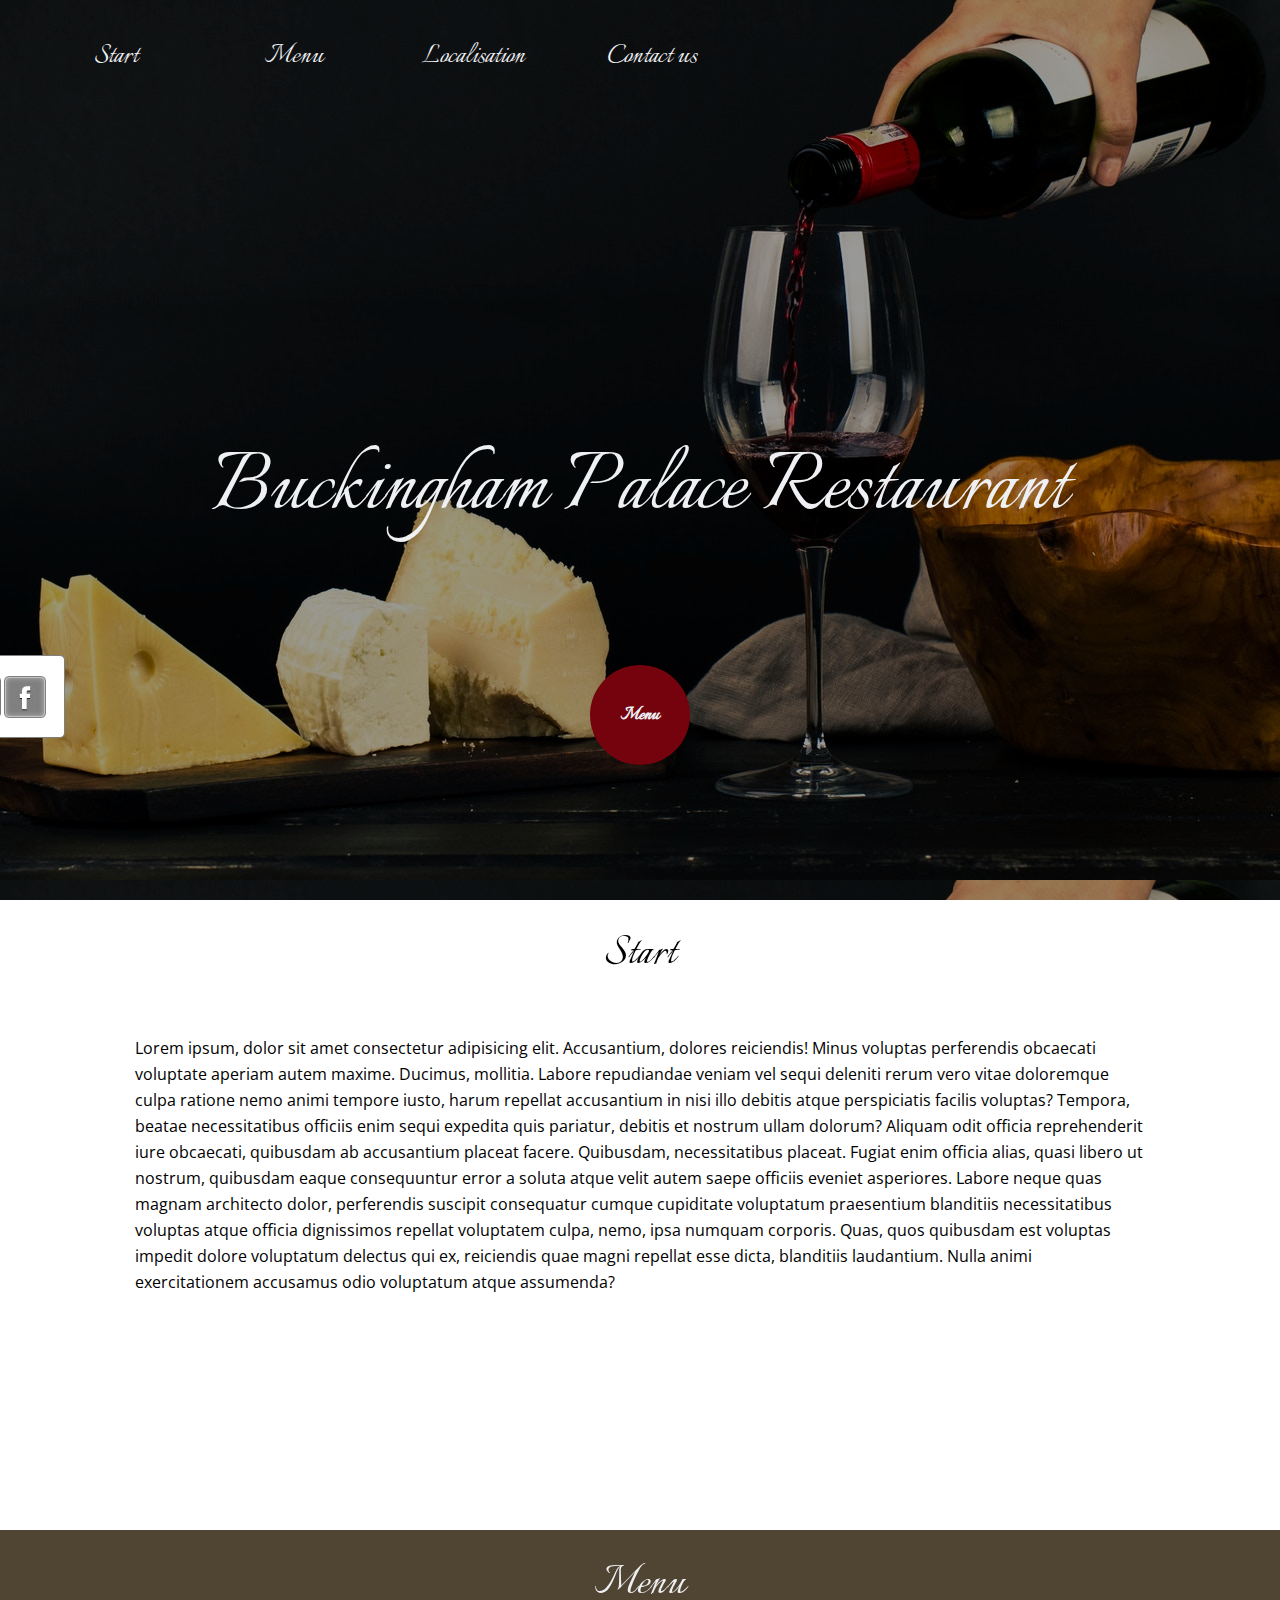
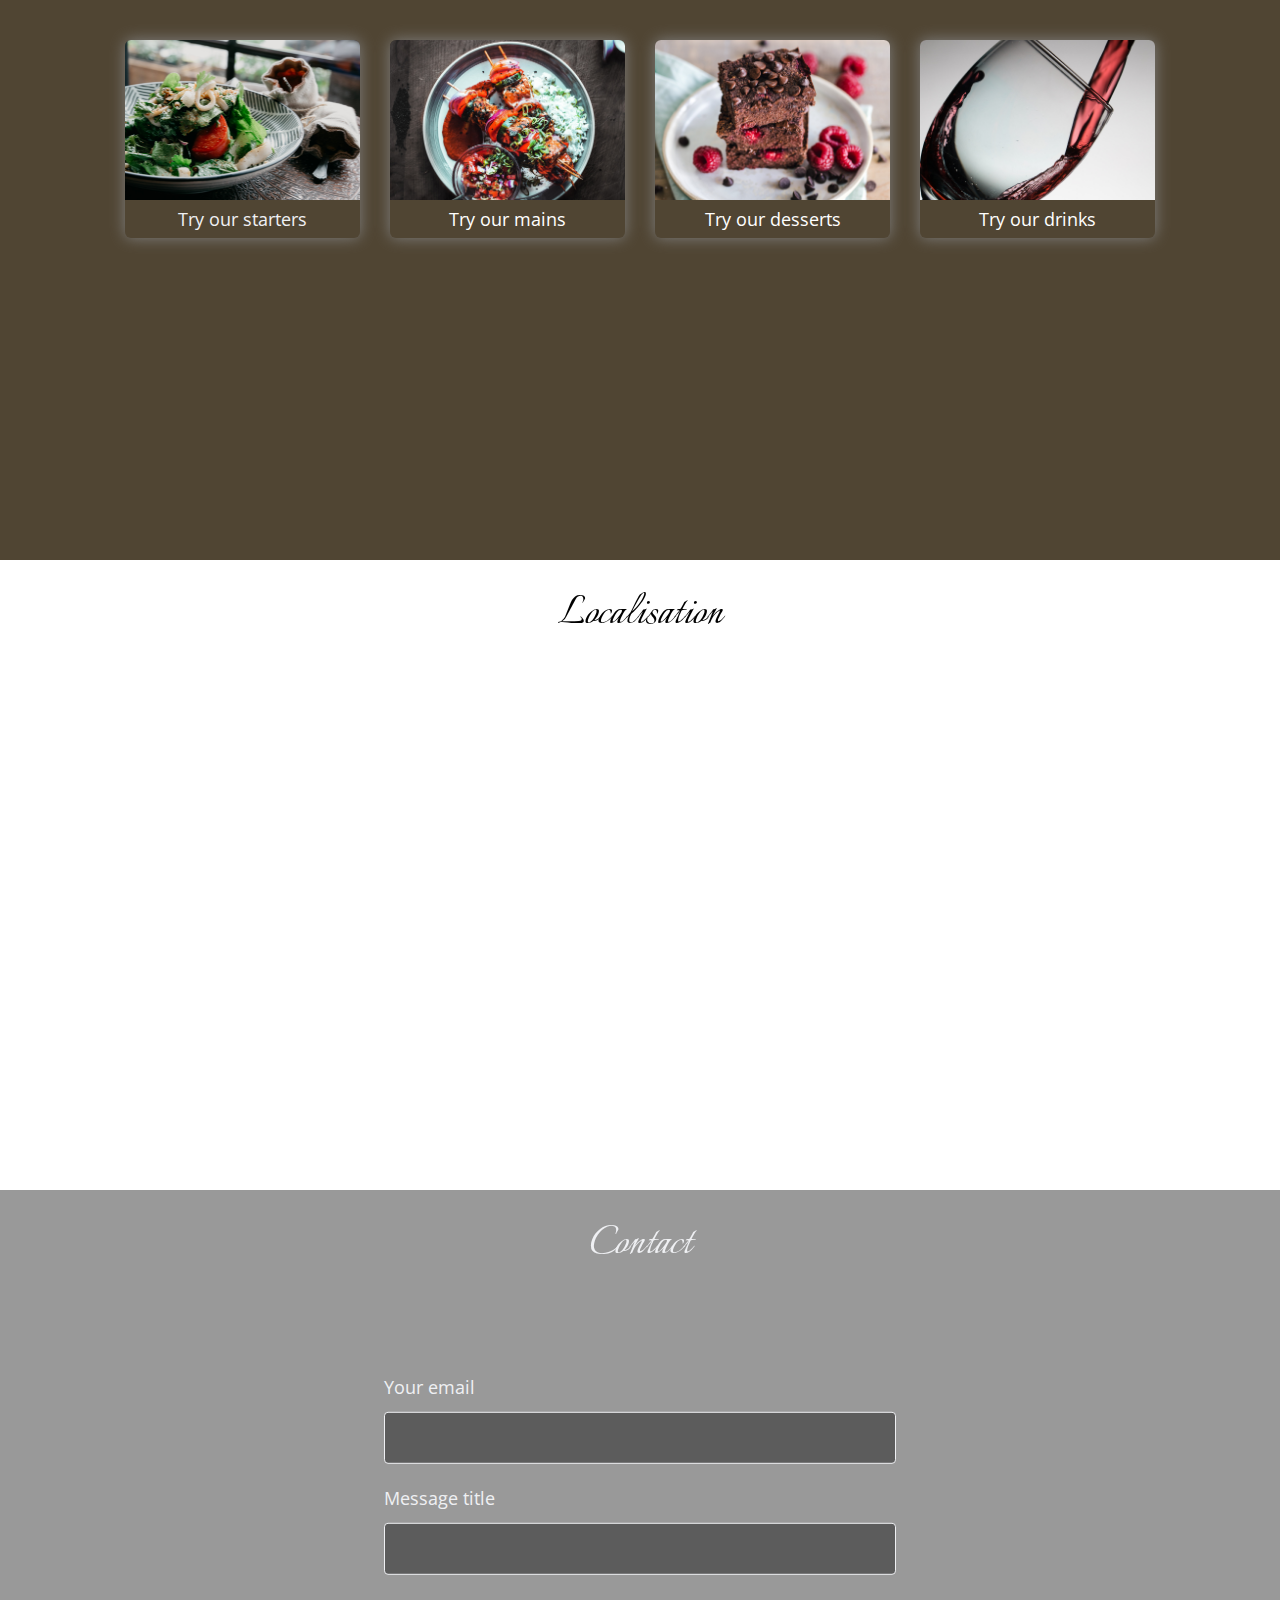
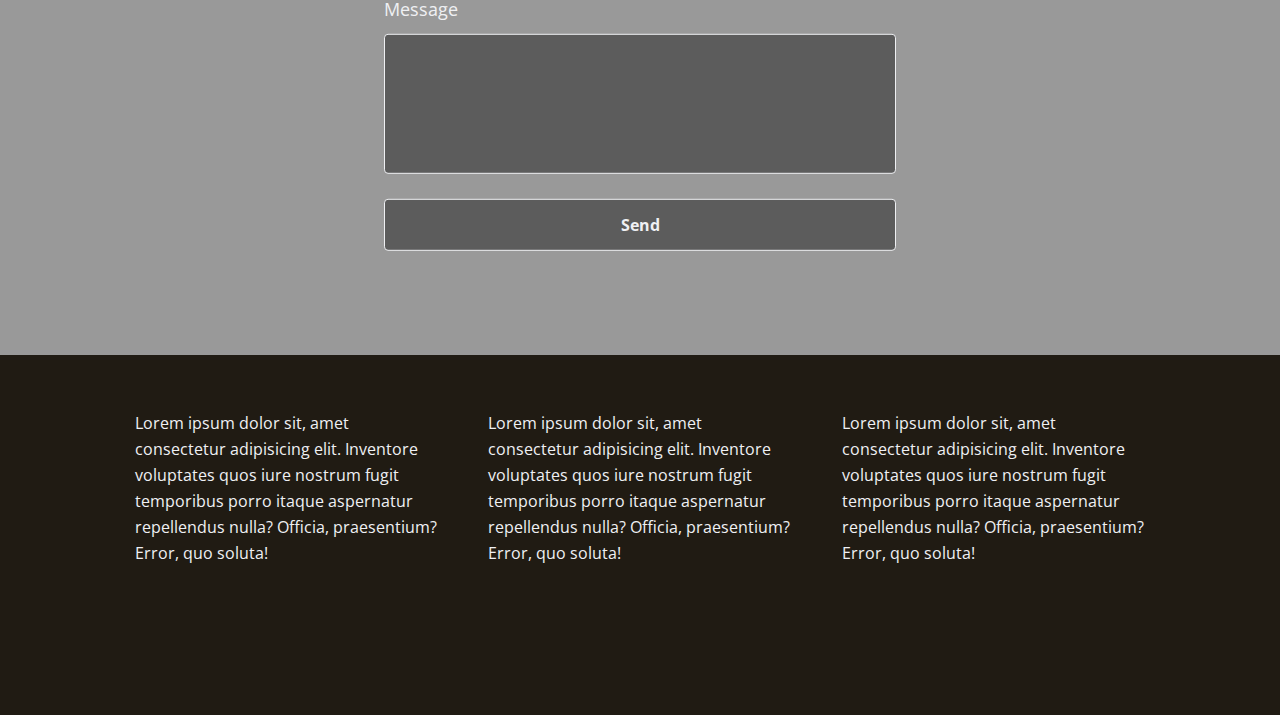
<file: index.html>
<!DOCTYPE html>
<html lang="pl">
<head>
    <meta charset="UTF-8">
    <meta name="viewport" content="width=device-width, initial-scale=1.0">
    <link rel="stylesheet" href="css/main.css">
    <title>Buckingham Palace Restaurant</title>
</head>
<body class="site-body">
    <header class="site-header">
        <div class="site-header__blackout blackout"></div>
        <nav class="site-header__nav">
            <!-- zagnieżdżony blok -->
            <ul class="nav">
                <li class="nav__item"><a class="nav__link" href="#start">Start</a></li>
                <li class="nav__item"><a class="nav__link" href="#menu">Menu</a></li>
                <li class="nav__item"><a class="nav__link" href="#localisation">Localisation</a></li>
                <li class="nav__item"><a class="nav__link" href="#contact">Contact us</a></li>
            </ul>
        </nav>
        <h1 class="site-header__h1 heading heading--h1">Buckingham Palace Restaurant</h1>
        <a class="site-header__button btn btn--red btn--circle" href="#menu">Menu</a>
    </header>
    <div class="site-body__social social">
        <a href="https://twitter.com/"><div class="social__item social__item--twitter"></div></a>
        <a href="https://youtube.com/"><div class="social__item social__item--youtube"></div></a>
        <a href="https://linkedin.com/"><div class="social__item social__item--in"></div></a>
        <a href="https://www.facebook.com/"><div class="social__item social__item--facebook"></div></a>
    </div>
    <main>
        <section class="site-section" id="start">
            <h2 class="heading heading--h2">Start</h2>
            <div class="container">
                <div class="row">
                    <div class="col">
                        <p>Lorem ipsum, dolor sit amet consectetur adipisicing elit. Accusantium, dolores reiciendis! Minus voluptas perferendis obcaecati voluptate aperiam autem maxime. Ducimus, mollitia. Labore repudiandae veniam vel sequi deleniti rerum vero vitae doloremque culpa ratione nemo animi tempore iusto, harum repellat accusantium in nisi illo debitis atque perspiciatis facilis voluptas? Tempora, beatae necessitatibus officiis enim sequi expedita quis pariatur, debitis et nostrum ullam dolorum? Aliquam odit officia reprehenderit iure obcaecati, quibusdam ab accusantium placeat facere. Quibusdam, necessitatibus placeat. Fugiat enim officia alias, quasi libero ut nostrum, quibusdam eaque consequuntur error a soluta atque velit autem saepe officiis eveniet asperiores. Labore neque quas magnam architecto dolor, perferendis suscipit consequatur cumque cupiditate voluptatum praesentium blanditiis necessitatibus voluptas atque officia dignissimos repellat voluptatem culpa, nemo, ipsa numquam corporis. Quas, quos quibusdam est voluptas impedit dolore voluptatum delectus qui ex, reiciendis quae magni repellat esse dicta, blanditiis laudantium. Nulla animi exercitationem accusamus odio voluptatum atque assumenda?</p>
                    </div>
                </div>
            </div>
        </section>

        <section class="site-section site-section--bg-color" id="menu">
            <h2 class="heading heading--h2 text-color-white">Menu</h2>
            <div class="container">
                <div class="row">
                    <div class="col col--md50 col--lg25">
                        <!-- blok wg BEM -->
                        <div class="image-box">
                            <a href="starters.html"><div class="image-box__image"></div></a>
                            <div class="image-box__text text-color-white"><a href="starters.html">Try our starters</a></div>
                        </div>
                    </div>
                    <div class="col col--md50 col--lg25">
                        <!-- blok wg BEM -->
                        <div class="image-box">
                            <a href="mains.html"><div class="image-box__image image-box__image--next"></div></a>
                            <div class="image-box__text"><a href="mains.html">Try our mains</a></div>
                        </div>
                    </div>
                    <div class="col col--md50 col--lg25">
                        <!-- blok wg BEM -->
                        <div class="image-box">
                            <a href="desserts.html"><div class="image-box__image image-box__image--next1"></div></a>
                            <div class="image-box__text"><a href="desserts.html">Try our desserts</a></div>
                        </div>
                    </div>
                    <div class="col col--md50 col--lg25">
                        <!-- blok wg BEM -->
                        <div class="image-box">
                            <a href="drinks.html"><div class="image-box__image image-box__image--next2"></div></a>
                            <div class="image-box__text"><a href="drinks.html">Try our drinks</a></div>
                        </div>
                    </div>
                </div>
            </div>
        </section>

        <section class="site-section" id="localisation">
            <h2 class="heading heading--h2">Localisation</h2>
            <div class="container">
                <div class="row">
                    <div class="col">
                        <iframe src="https://www.google.com/maps/embed?pb=!1m18!1m12!1m3!1d2483.645968049403!2d-0.14407868469441207!3d51.50136397963421!2m3!1f0!2f0!3f0!3m2!1i1024!2i768!4f13.1!3m3!1m2!1s0x48760520cd5b5eb5%3A0xa26abf514d902a7!2sBuckingham%20Palace!5e0!3m2!1spl!2spl!4v1619961970180!5m2!1spl!2spl" width="100%" height="450" frameborder="0" style="border:0;" allowfullscreen="" aria-hidden="false" tabindex="0"></iframe>
                    </div>
                </div>
            </div>
        </section>

        <section class="site-section site-contact" id="contact">
            <div class="site-contact__blackout blackout"></div>
            <h2 class="site-contact__h2 heading heading--h2">Contact</h2>
            <div class="container">
                <div class="row">
                    <div class="col">
                        <form class="site-contact__form form">
                            <label class="form__label" for="mail">Your email</label><br>
                            <input class="form__item" id="mail"><br>
                            <label class="form__label" for="subject">Message title</label><br>
                            <input class="form__item" id="subject"><br>
                            <label class="form__label" for="message">Message</label><br>
                            <textarea class="form__item" name="" id="message" cols="15" rows="5"></textarea><br>
                            <input class="form__item btn btn--outline" type="submit" value="Send">
                        </form>
                    </div>
                </div>
            </div>
        </section>
    </main>
    <footer class="site-footer">
        <div class="container">
            <div class="row">
                <div class="col col--md33">
                    <p>Lorem ipsum dolor sit, amet consectetur adipisicing elit. Inventore voluptates quos iure nostrum fugit temporibus porro itaque aspernatur repellendus nulla? Officia, praesentium? Error, quo soluta!</p>
                </div>
                <div class="col col--md33">
                    <p>Lorem ipsum dolor sit, amet consectetur adipisicing elit. Inventore voluptates quos iure nostrum fugit temporibus porro itaque aspernatur repellendus nulla? Officia, praesentium? Error, quo soluta!</p>
                </div>
                <div class="col col--md33">
                    <p>Lorem ipsum dolor sit, amet consectetur adipisicing elit. Inventore voluptates quos iure nostrum fugit temporibus porro itaque aspernatur repellendus nulla? Officia, praesentium? Error, quo soluta!</p>
                </div>
            </div>
        </div>
    </footer>
</body>
</html>
</file>
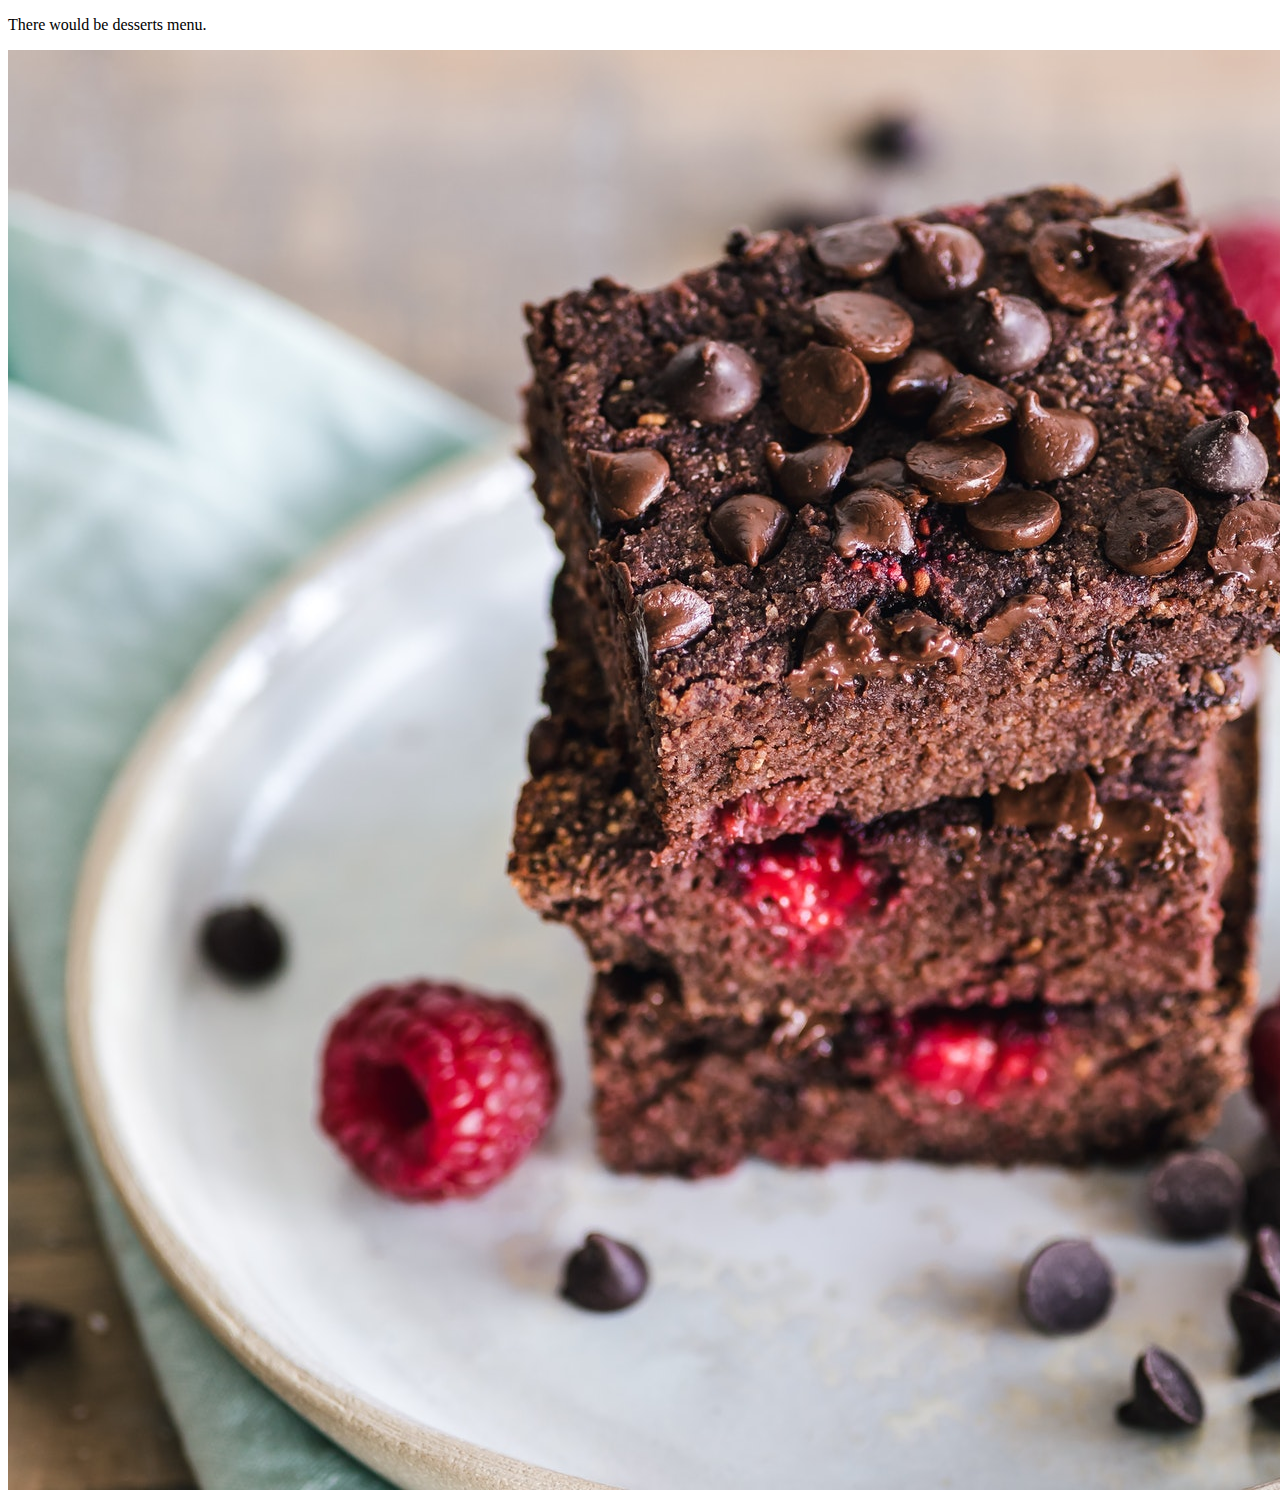
<file: desserts.html>
<!DOCTYPE html>
<html lang="en">
<head>
    <meta charset="UTF-8">
    <meta http-equiv="X-UA-Compatible" content="IE=edge">
    <meta name="viewport" content="width=device-width, initial-scale=1.0">
    <title>Desserts</title>
</head>
<body>
        <p>There would be desserts menu.</p>
        <a href="index.html"><img src="assets/img/dessert.jpg"></a>
    

</body>
</html>
</file>
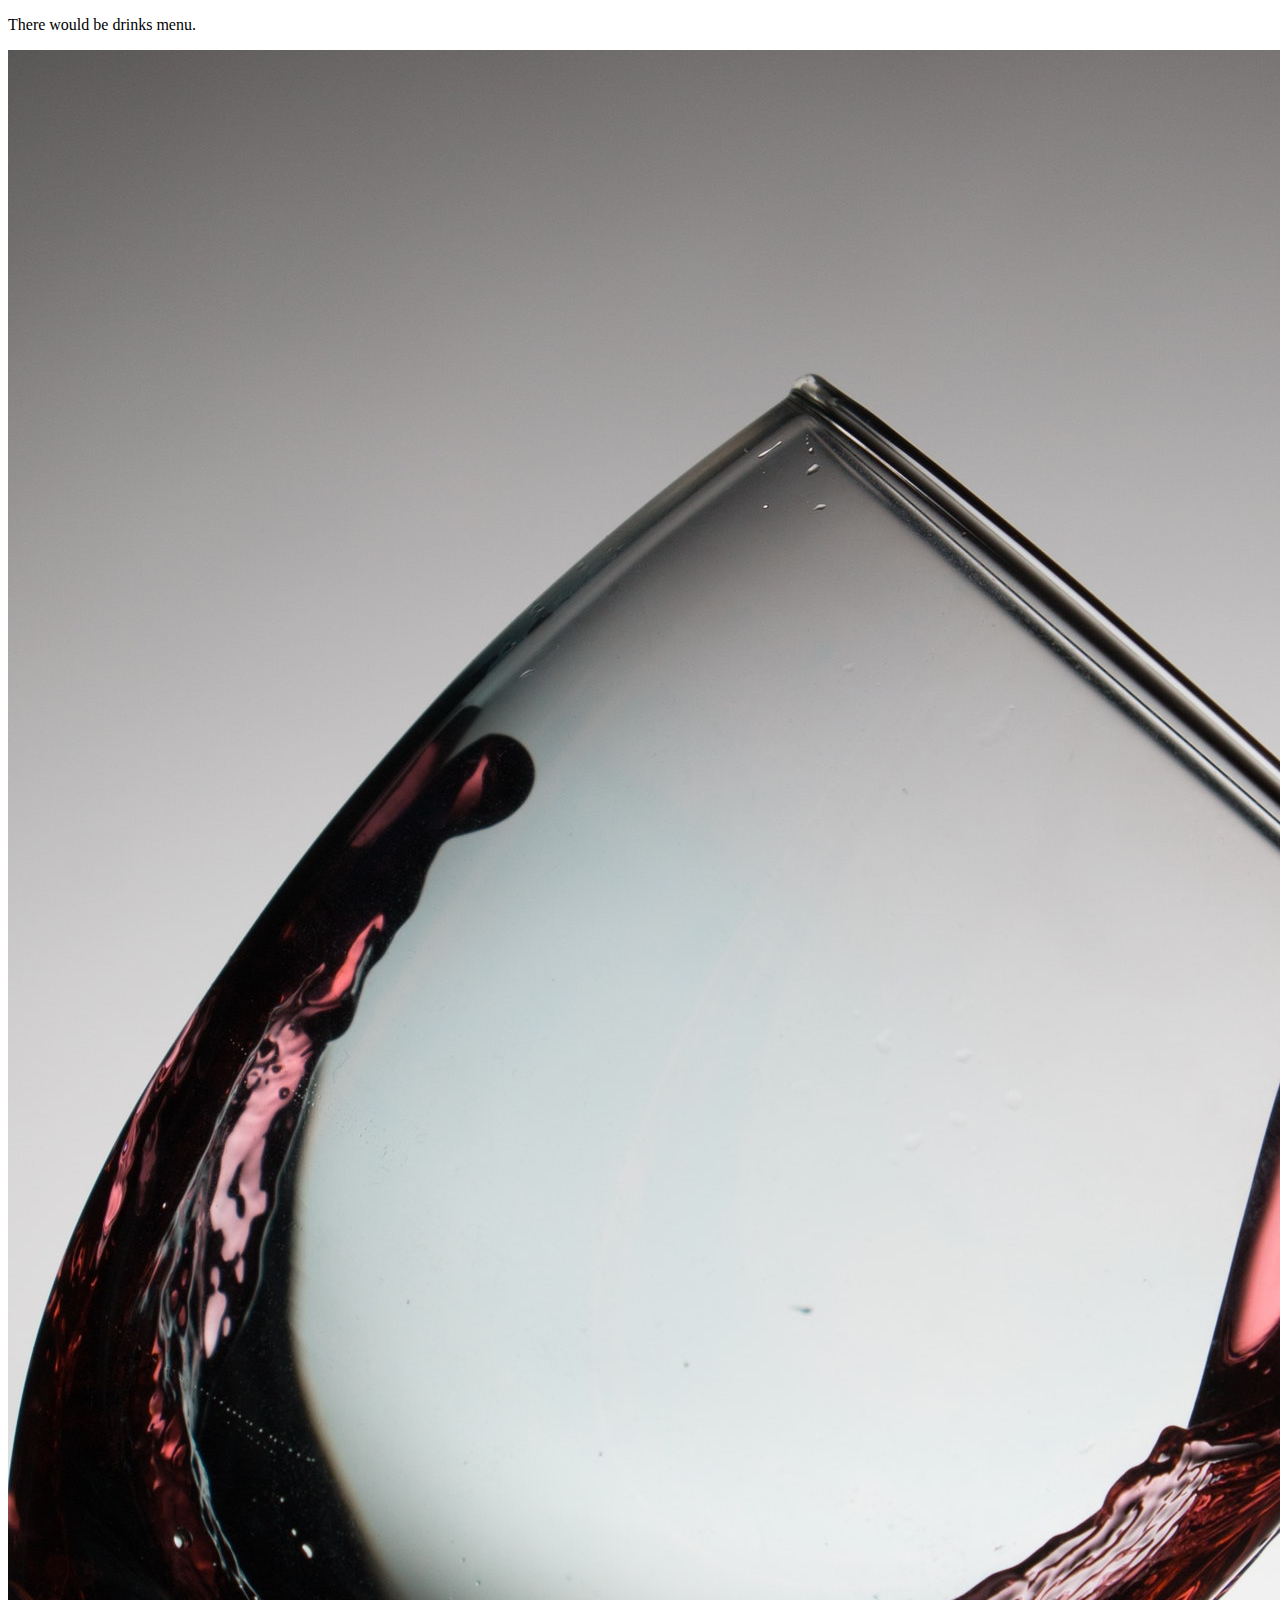
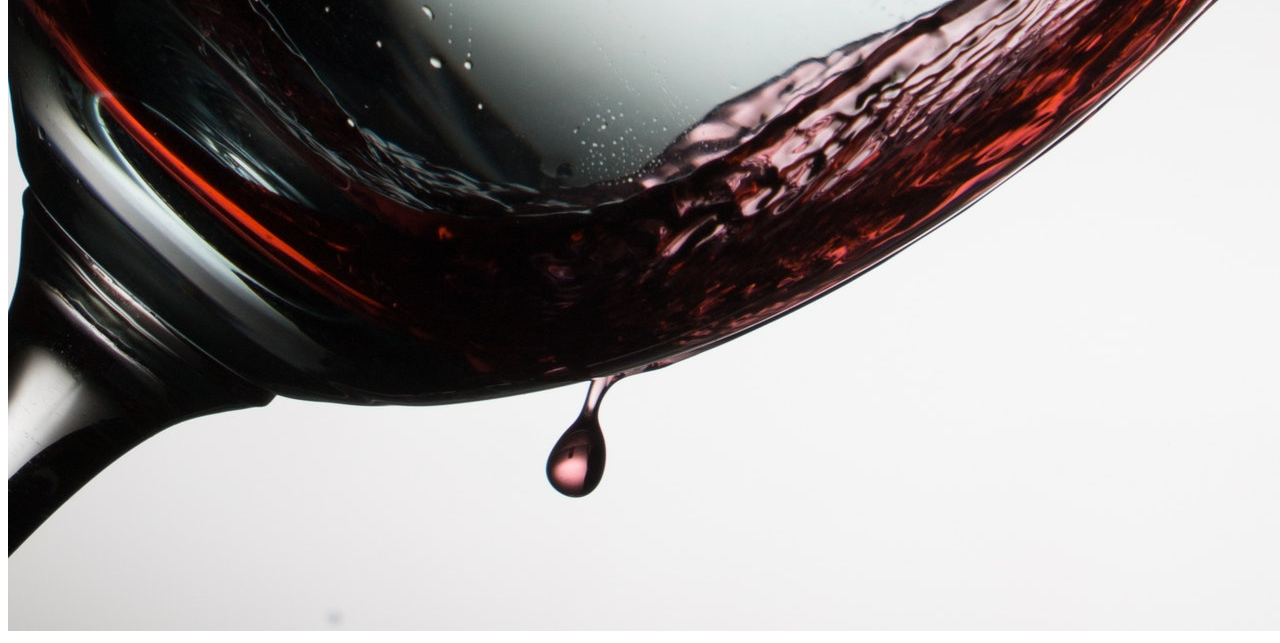
<file: drinks.html>
<!DOCTYPE html>
<html lang="en">
<head>
    <meta charset="UTF-8">
    <meta http-equiv="X-UA-Compatible" content="IE=edge">
    <meta name="viewport" content="width=device-width, initial-scale=1.0">
    <title>Drinks</title>
</head>
<body>
    <p>There would be drinks menu.</p>
    <a href="index.html"><img src="assets/img/wine.jpg"></a>
    
</body>
</html>
</file>
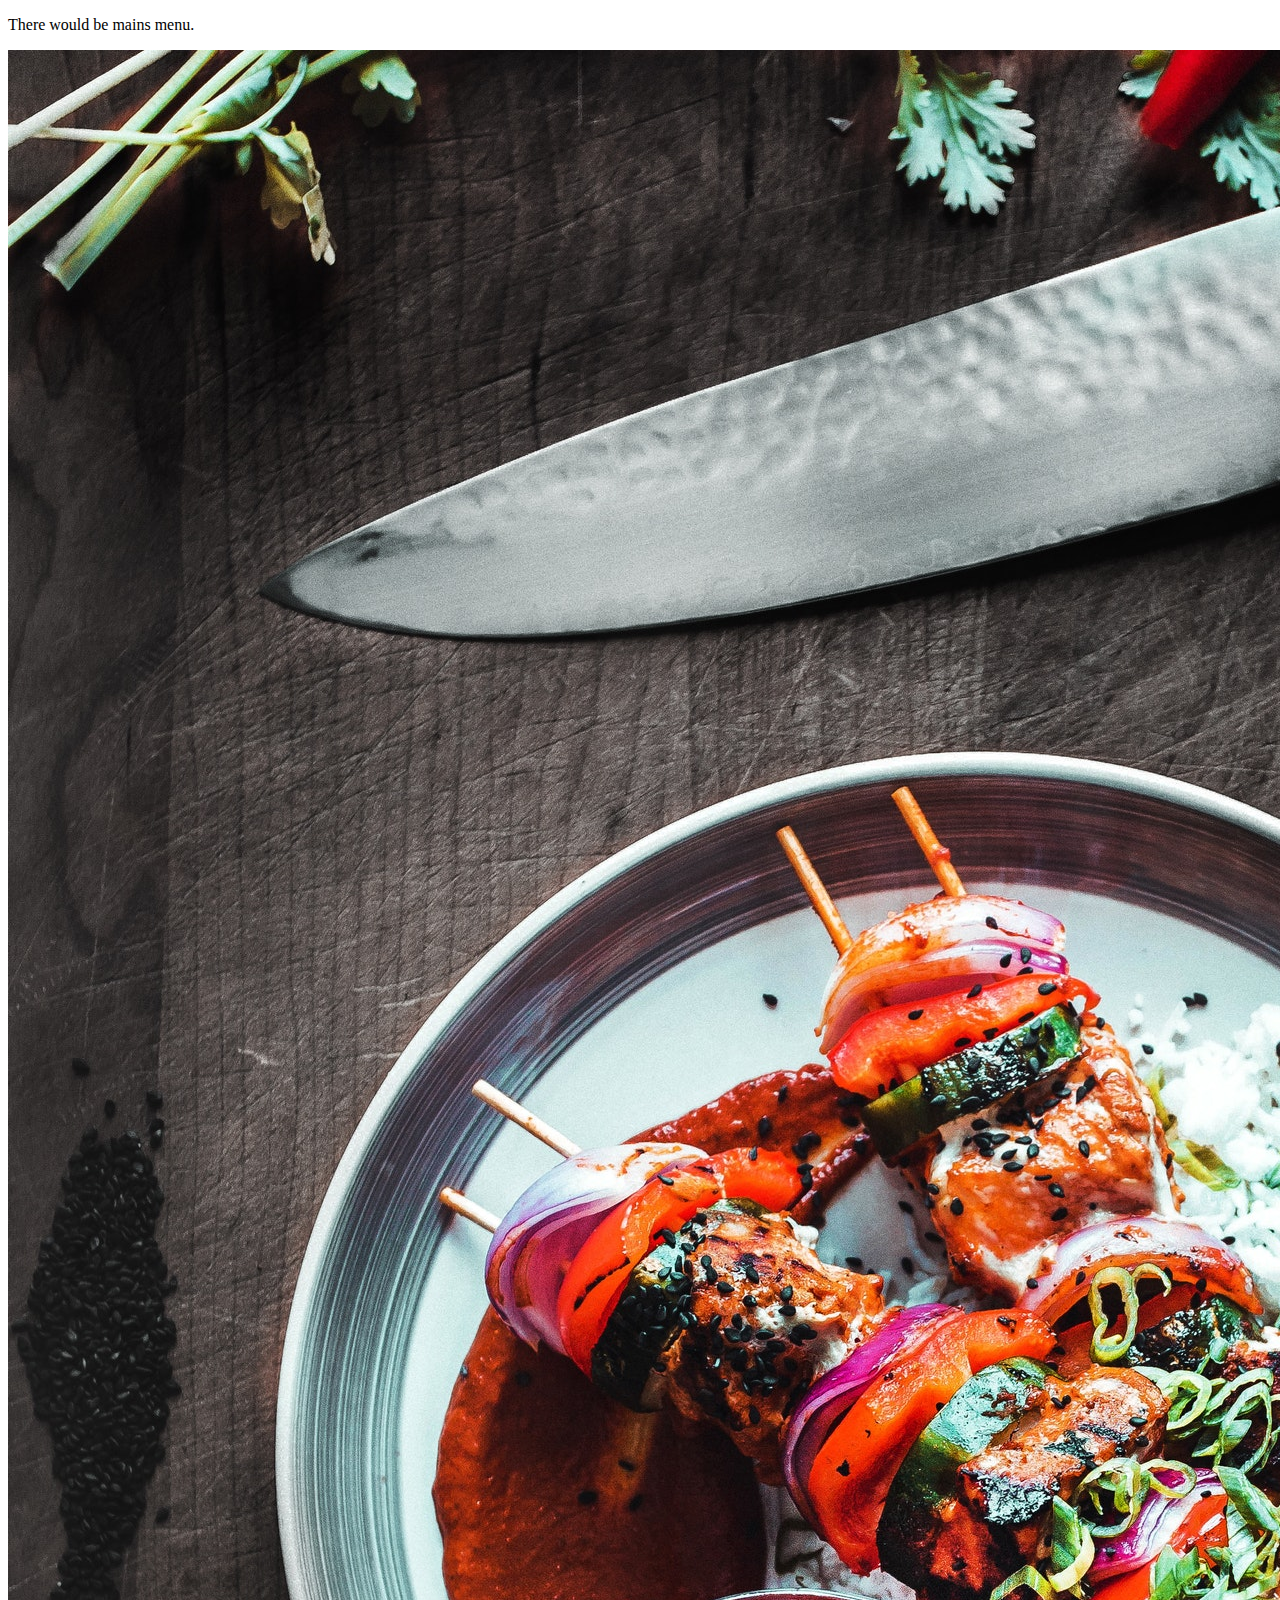
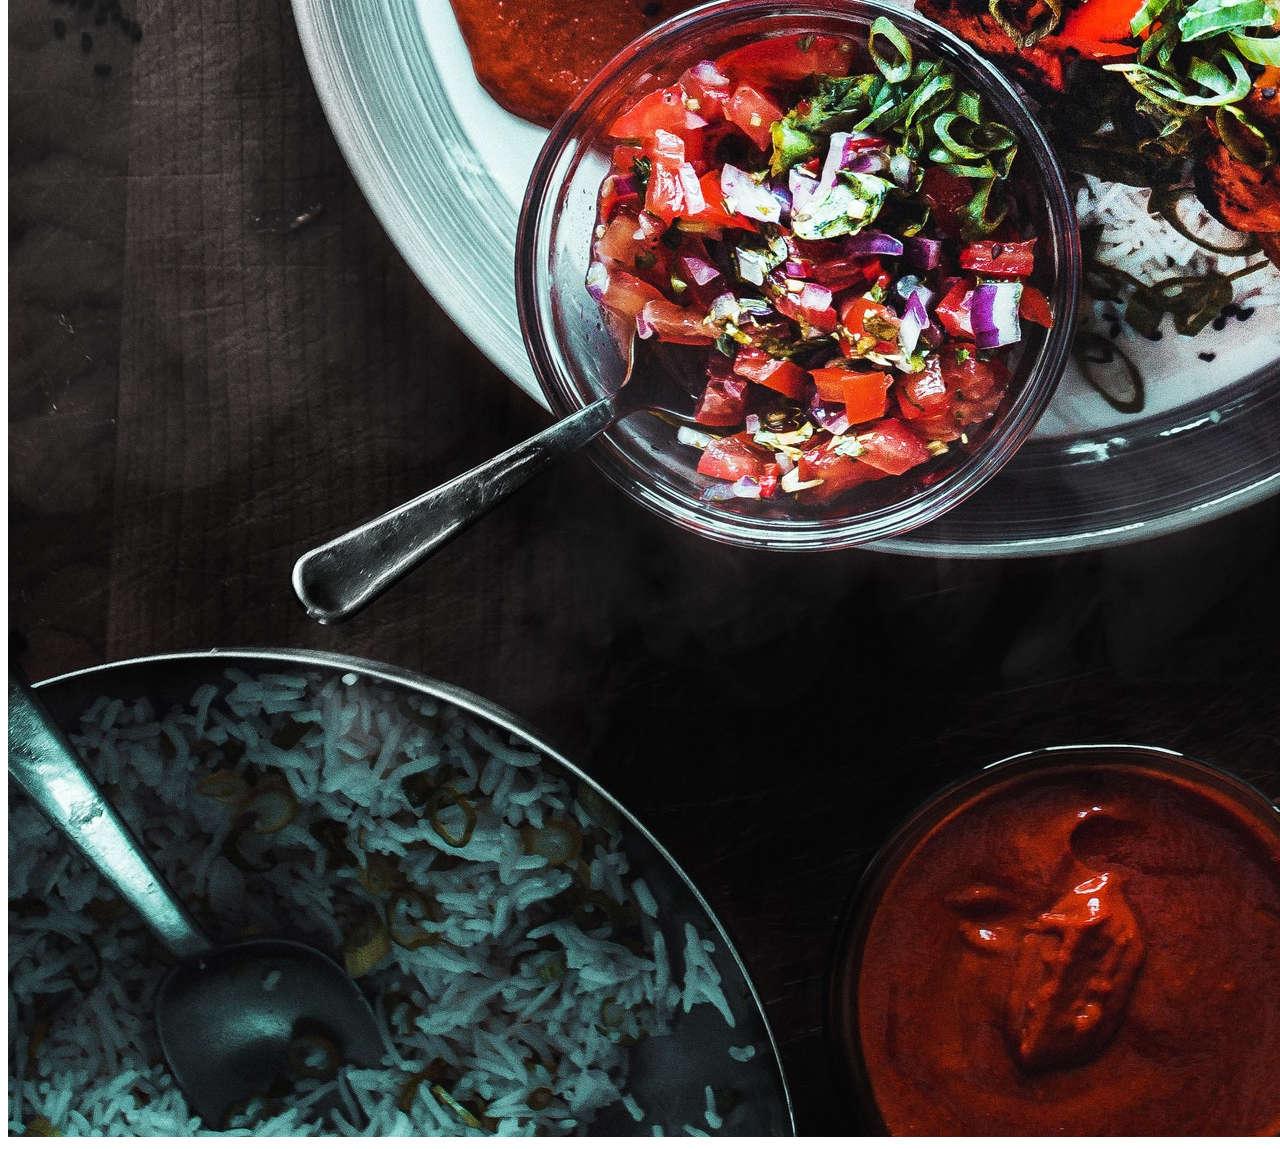
<file: mains.html>
<!DOCTYPE html>
<html lang="en">
<head>
    <meta charset="UTF-8">
    <meta http-equiv="X-UA-Compatible" content="IE=edge">
    <meta name="viewport" content="width=device-width, initial-scale=1.0">
    <title>Mains</title>
</head>
<body>
    <p>There would be mains menu.</p>
    <a href="index.html"><img src="assets/img/main.jpg"></a>
    
</body>
</html>
</file>
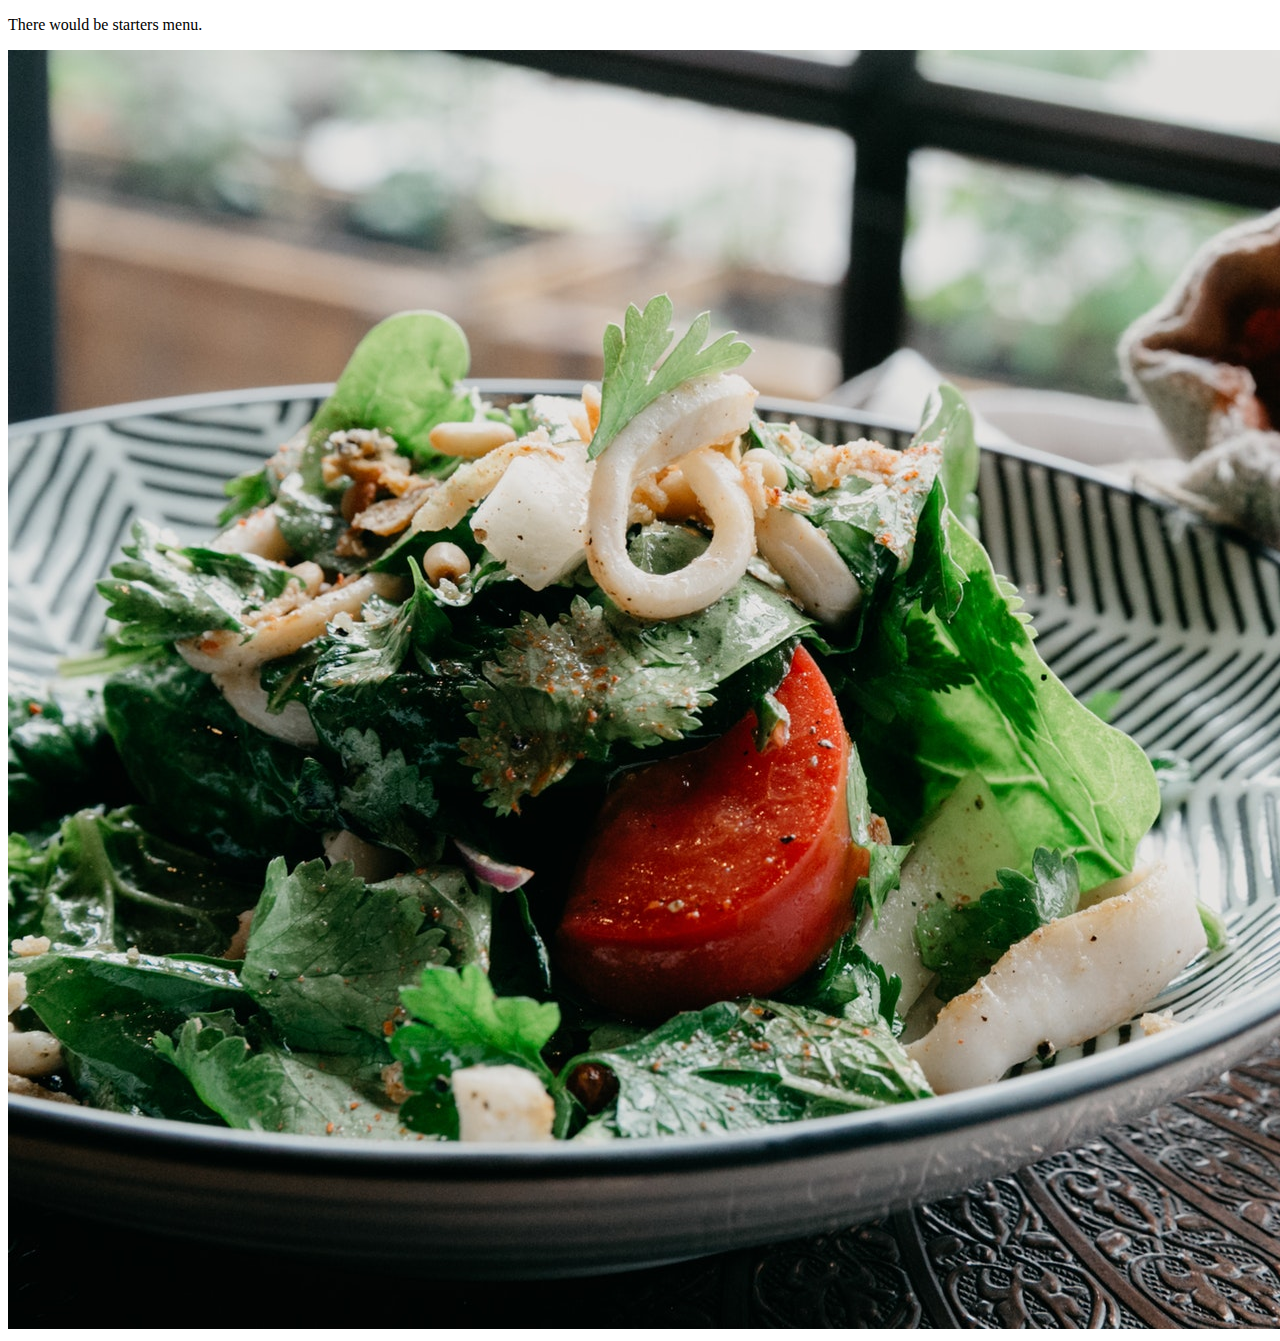
<file: starters.html>
<!DOCTYPE html>
<html lang="en">
<head>
    <meta charset="UTF-8">
    <meta http-equiv="X-UA-Compatible" content="IE=edge">
    <meta name="viewport" content="width=device-width, initial-scale=1.0">
    <title>Starters</title>
</head>
<body>
    <p>There would be starters menu.</p>
    <a href="index.html"><img src="assets/img/starter.jpg"></a>
</body>
</html>
</file>
<file: css/main.css>
/* http://meyerweb.com/eric/tools/css/reset/ 
   v2.0 | 20110126
   License: none (public domain)
*/
@import url("https://fonts.googleapis.com/css2?family=Italianno&family=Open+Sans:wght@400;800&display=swap");
html,
body,
div,
span,
applet,
object,
iframe,
h1,
h2,
h3,
h4,
h5,
h6,
p,
blockquote,
pre,
a,
abbr,
acronym,
address,
big,
cite,
code,
del,
dfn,
em,
img,
ins,
kbd,
q,
s,
samp,
small,
strike,
strong,
sub,
sup,
tt,
var,
b,
u,
i,
center,
dl,
dt,
dd,
ol,
ul,
li,
fieldset,
form,
label,
legend,
table,
caption,
tbody,
tfoot,
thead,
tr,
th,
td,
article,
aside,
canvas,
details,
embed,
figure,
figcaption,
footer,
header,
hgroup,
menu,
nav,
output,
ruby,
section,
summary,
time,
mark,
audio,
video {
  margin: 0;
  padding: 0;
  border: 0;
  font-size: 100%;
  font: inherit;
  vertical-align: baseline;
}

/* HTML5 display-role reset for older browsers */
article,
aside,
details,
figcaption,
figure,
footer,
header,
hgroup,
menu,
nav,
section {
  display: block;
}

body {
  line-height: 1;
}

ol,
ul {
  list-style: none;
}

blockquote,
q {
  quotes: none;
}

blockquote:before,
blockquote:after,
q:before,
q:after {
  content: "";
  content: none;
}

table {
  border-collapse: collapse;
  border-spacing: 0;
}

*,
*::before,
*::after {
  box-sizing: border-box;
}

html {
  font-size: 10px;
}

body {
  font-family: "Open Sans", sans-serif;
}

a {
  text-decoration: none;
  color: inherit;
}

p {
  font-size: 1.6rem;
  line-height: 2.6rem;
  padding: 10px;
  margin-top: 15px;
}

.container {
  width: 100%;
  margin: 0 auto;
  padding: 0 15px;
}
@media screen and (min-width: 768px) {
  .container {
    max-width: 740px;
  }
}
@media screen and (min-width: 1240px) {
  .container {
    max-width: 1120px;
  }
}

.row {
  display: flex;
  flex-direction: column;
  flex-wrap: wrap;
  margin: 0;
  padding: 15px;
}
@media screen and (min-width: 768px) {
  .row {
    flex-direction: row;
  }
}

.col {
  width: 100%;
  padding: 15px;
}
@media screen and (min-width: 768px) {
  .col--md50 {
    flex: 0 0 50%;
    max-width: 50%;
  }
}
@media screen and (min-width: 768px) {
  .col--md33 {
    flex: 0 0 33.333333%;
    max-width: 33.333333%;
  }
}
@media screen and (min-width: 768px) {
  .col--md25 {
    flex: 0 0 25%;
    max-width: 25%;
  }
}
@media screen and (min-width: 1240px) {
  .col--lg50 {
    flex: 0 0 50%;
    max-width: 50%;
  }
}
@media screen and (min-width: 1240px) {
  .col--lg33 {
    flex: 0 0 33.333333%;
    max-width: 33.333333%;
  }
}
@media screen and (min-width: 1240px) {
  .col--lg25 {
    flex: 0 0 25%;
    max-width: 25%;
  }
}

.blackout {
  background-color: rgba(0, 0, 0, 0.4);
}

.nav__item {
  font-size: 3.2rem;
}
@media screen and (min-width: 768px) {
  .nav__item {
    display: inline-block;
    width: 23%;
  }
}
.nav__link {
  color: #eff0f3;
  padding: 10px;
  border-radius: 0.4rem;
  display: block;
  transition-duration: 0.5s;
}
.nav__link:hover {
  background-color: #74030e;
}

.heading {
  font-family: italianno, cursive;
  text-align: center;
  width: 100%;
}
.heading--h1 {
  color: #eff0f3;
  font-size: 60px;
}
@media screen and (min-width: 768px) {
  .heading--h1 {
    font-size: 80px;
  }
}
@media screen and (min-width: 1240px) {
  .heading--h1 {
    font-size: 100px;
  }
}
.heading--h2 {
  font-size: 50px;
}

.btn {
  color: #eff0f3;
  border: none;
  border-radius: 0.4rem;
  display: inline-block;
  font-size: 2.2rem;
  font-weight: bold;
  padding: 1.5rem;
  text-align: center;
  width: 20rem;
  transition-duration: 0.5s;
}
.btn--red {
  background-color: #74030e;
}
.btn--red:hover {
  background-color: #420208;
}
.btn--green {
  background-color: #132601;
}
.btn--green:hover {
  background-color: black;
}
.btn--outline {
  background-color: transparent;
}
.btn--outline:hover {
  background-color: rgba(255, 255, 255, 0.3);
}
.btn--circle {
  border-radius: 50%;
  width: 10rem;
  height: 10rem;
  line-height: 10rem;
  padding: 0;
}

.social {
  width: 200px;
  height: 83px;
  background-color: #fff;
  border: 1px solid gray;
  z-index: 9999;
  border-top-right-radius: 5px;
  border-bottom-right-radius: 5px;
  transition: all 1s ease-in-out;
}
.social:hover {
  left: 0;
  cursor: pointer;
}
.social__item {
  background: url("../assets/img/sprites_socials.png");
  width: 43px;
  height: 42px;
  overflow: hidden;
  display: inline-block;
  margin: 20px 0;
  transition: all 0.25s ease-in-out;
}
.social__item--facebook {
  background-position: 0px -1px;
}
.social__item--facebook:hover {
  background-position: 0px -43px;
}
.social__item--youtube {
  background-position: -104px -1px;
}
.social__item--youtube:hover {
  background-position: -104px -43px;
}
.social__item--twitter {
  background-position: -52px -1px;
}
.social__item--twitter:hover {
  background-position: -52px -43px;
}
.social__item--in {
  background-position: -155px -1px;
}
.social__item--in:hover {
  background-position: -155px -43px;
}

.image-box {
  border-radius: 0.6rem;
  box-shadow: 0px 0px 15px gray;
}
.image-box:hover {
  box-shadow: 0px 0px 25px rgb(180, 179, 179);
}
.image-box__image {
  background: url("../assets/img/starter.jpg") center/cover no-repeat;
  height: 22rem;
  display: block;
  border-top-left-radius: 0.6rem;
  border-top-right-radius: 0.6rem;
}
@media screen and (min-width: 768px) {
  .image-box__image {
    height: 16rem;
  }
}
.image-box__image--next {
  background: url("../assets/img/main.jpg") center/cover no-repeat;
}

.image-box__image--next1 {
  background: url("../assets/img/dessert.jpg") center/cover no-repeat;
}

.image-box__image--next2 {
  background: url("../assets/img/wine.jpg") center/cover no-repeat;
}
.image-box__text {
  text-align: center;
  padding: 1rem;
  font-size: 1.8rem;
  color: white;
}

.form {
  width: 95%;
}
@media screen and (min-width: 768px) {
  .form {
    width: 60%;
  }
}
@media screen and (min-width: 1240px) {
  .form {
    width: 40%;
  }
}
.form__label {
  font-size: 1.8rem;
  display: block;
  padding-bottom: 0.6rem;
}
.form__item {
  color: #eff0f3;
  display: block;
  width: 100%;
  font-size: 1.6rem;
  padding: 1.4rem;
  background-color: rgba(0, 0, 0, 0.4);
  margin-bottom: 1.5rem;
  border: 0.1rem solid #eff0f3;
  border-radius: 0.4rem;
  outline: 0;
  resize: none;
  font-family: inherit;
}
.form__item:focus {
  background-color: rgba(255, 255, 255, 0.2);
  color: #eff0f3;
}

.site-body__social {
  position: fixed;
  left: -135px;
  bottom: 18%;
}

.site-header {
  font-family: "Italianno", cursive;
  height: 100vh;
  background: url(../assets/img/start.jpg);
  background-attachment: fixed;
  position: relative;
}
.site-header__blackout {
  position: absolute;
  height: 100%;
  width: 100%;
}
.site-header__nav {
  position: absolute;
  width: 60%;
  text-align: center;
  margin-top: 30px;
}
.site-header__h1 {
  position: absolute;
  bottom: 40%;
}
.site-header__button {
  position: absolute;
  bottom: 15%;
  margin: 0 auto;
  left: 0;
  right: 0;
}

.site-section {
  min-height: 70vh;
  padding-top: 3rem;
}
.site-section--bg-color {
  background-color: #504533;
}

.site-contact {
  background: url("../assets/img/contact.jpg") center/cover no-repeat;
  background-attachment: fixed;
  color: #eff0f3;
  height: 85vh;
  position: relative;
}
.site-contact__blackout {
  width: 100%;
  height: 100%;
  position: absolute;
  top: 0;
  left: 0;
}
.site-contact__h2 {
  position: absolute;
}
.site-contact__form {
  position: absolute;
  top: 50%;
  left: 50%;
  transform: translate(-50%, -40%);
}

.site-footer {
  background-color: #201b13;
  color: #eff0f3;
  min-height: 40vh;
}

.text-color-white {
  color: #eff0f3;
}

.text-align-center {
  text-align: center;
}

.text-align-right {
  text-align: right;
}

.text-align-justify {
  text-align: justify;
}

/*# sourceMappingURL=main.css.map */
</file>
